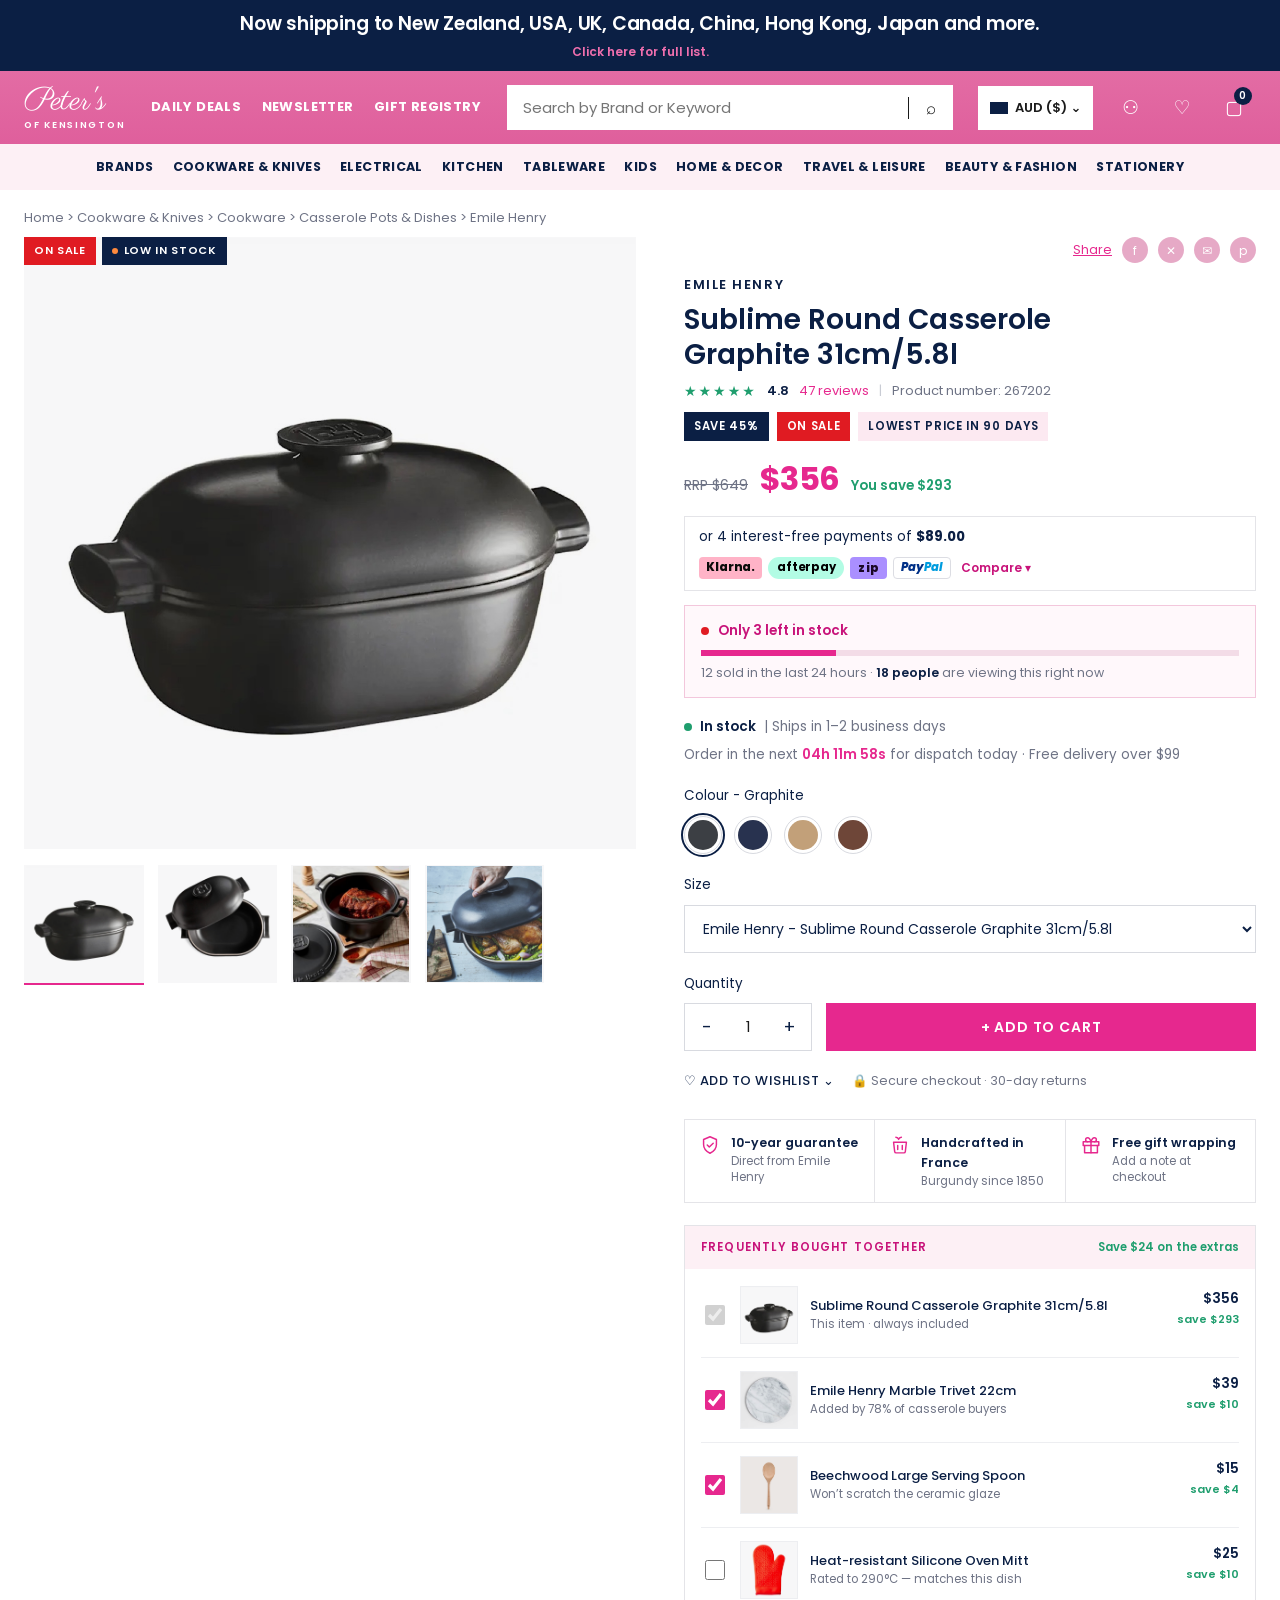
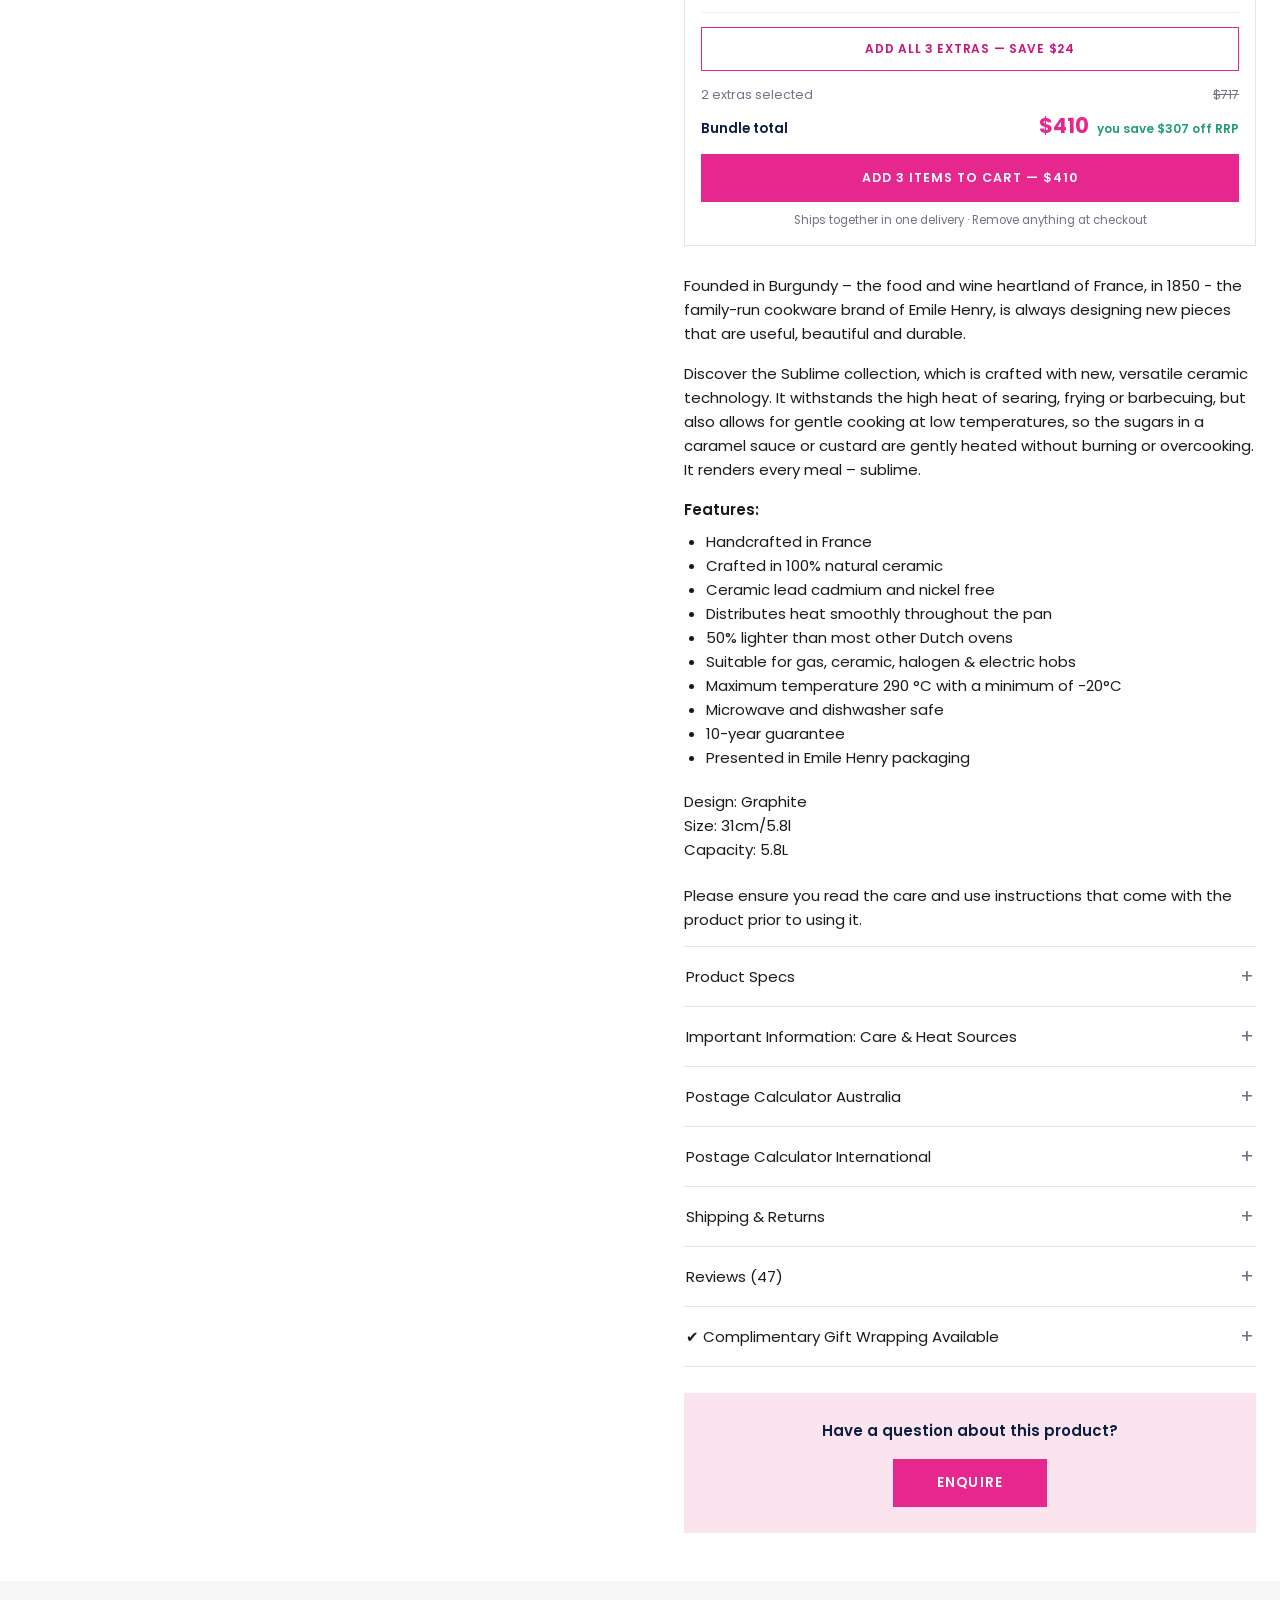
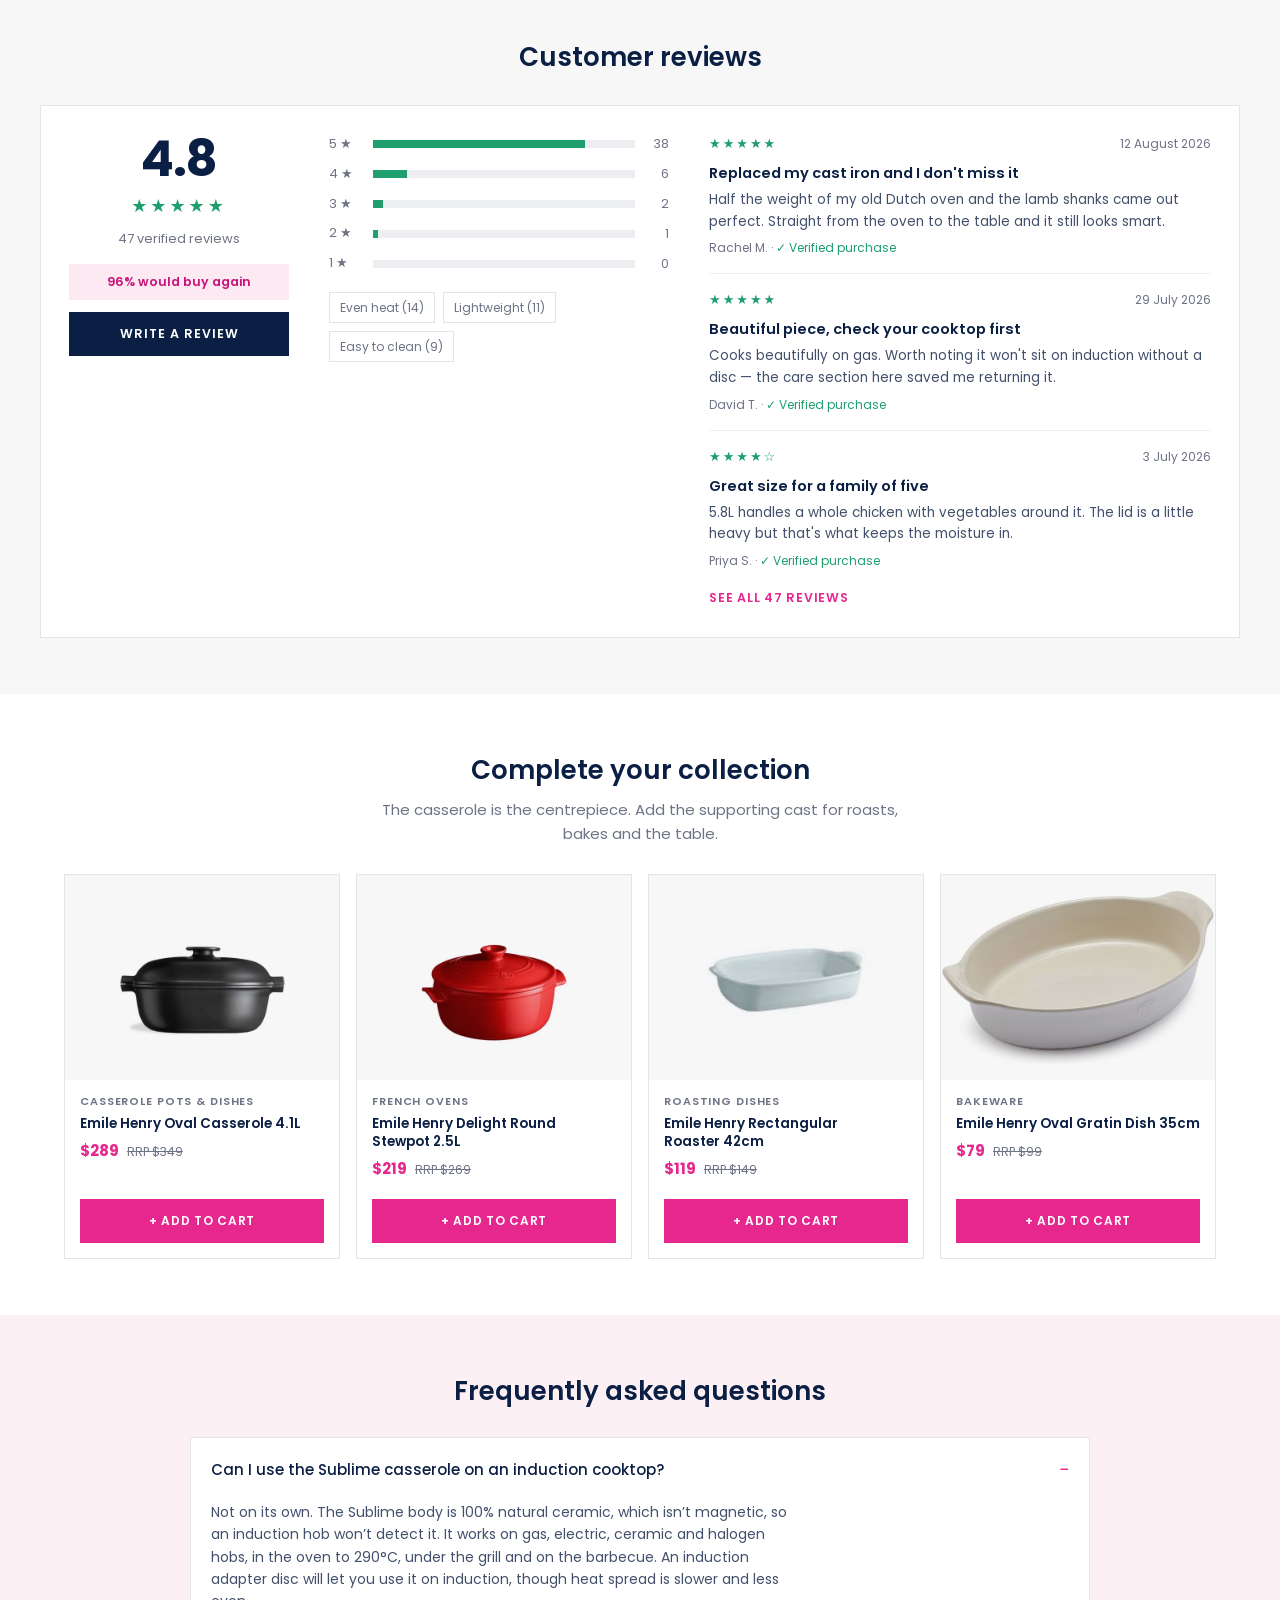
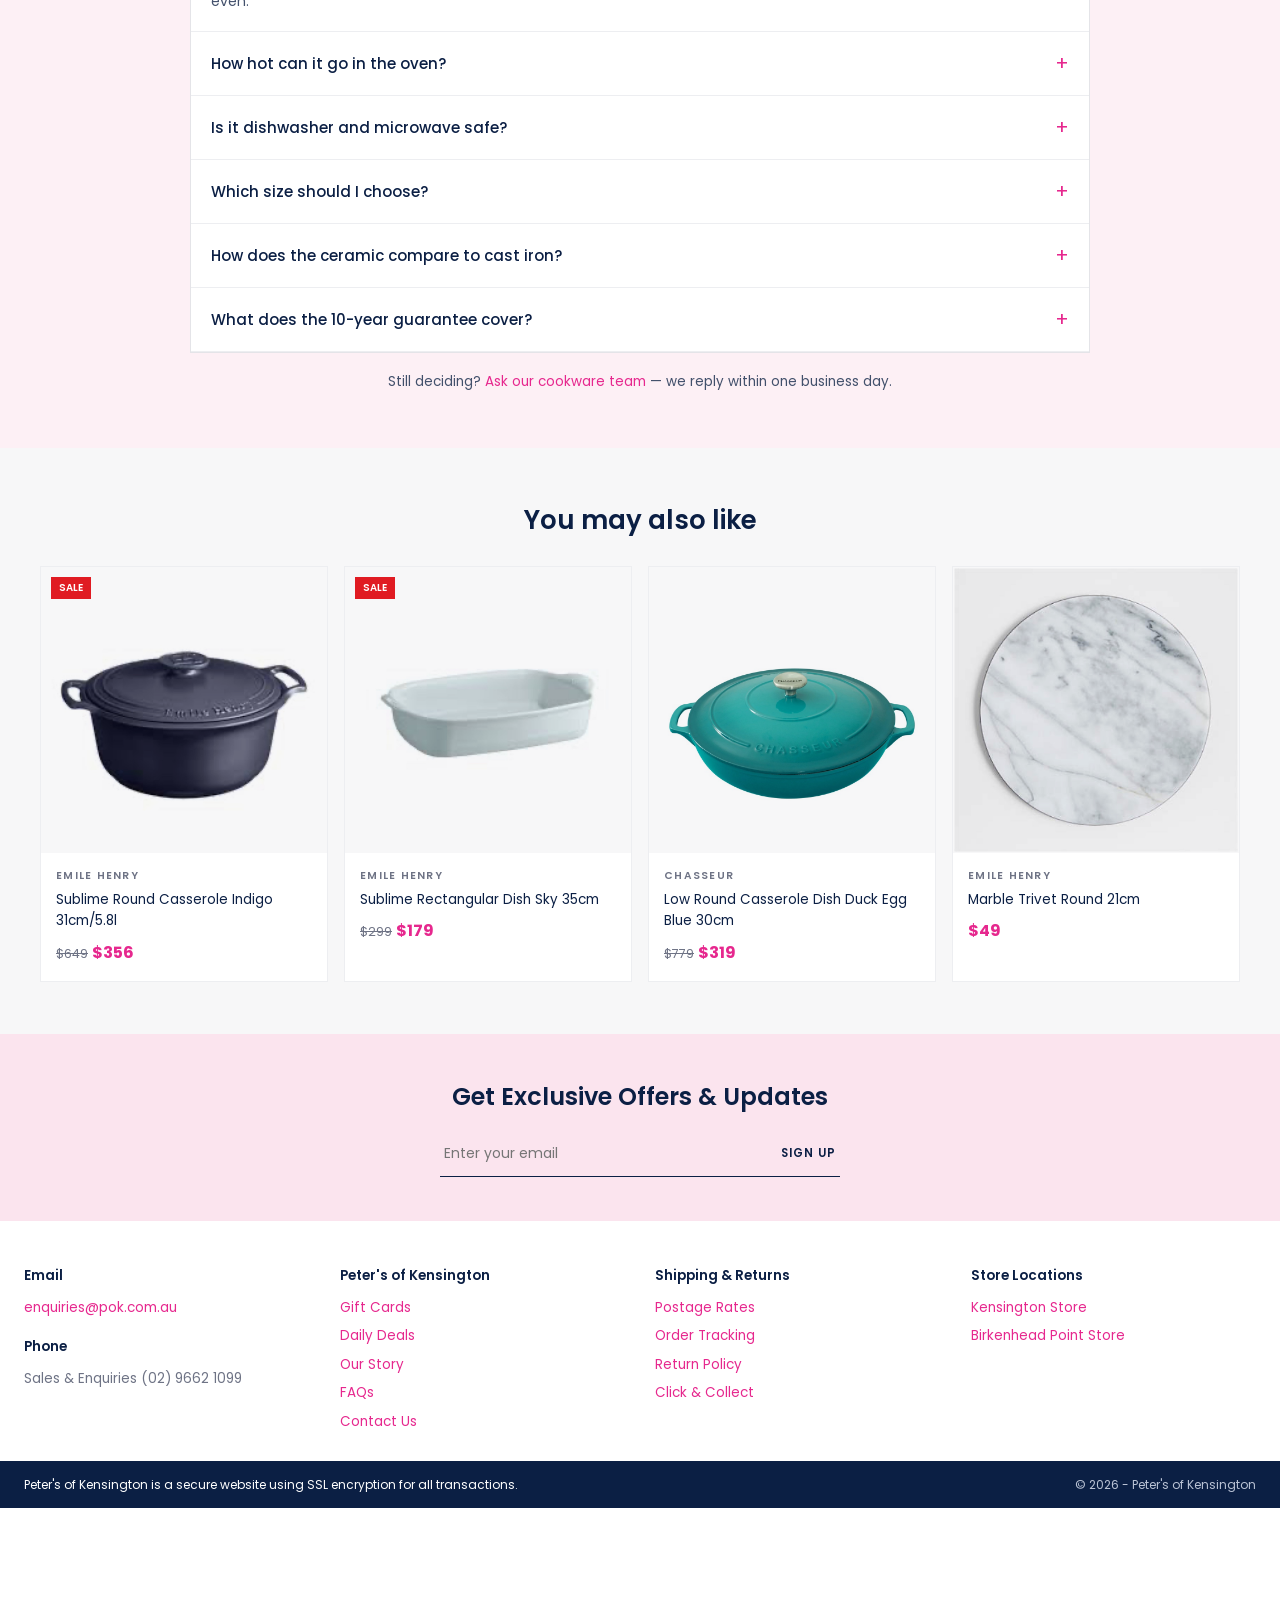
<file: index.html>
<!DOCTYPE html>
<html lang="en-AU">
<head>
<meta charset="utf-8">
<meta name="viewport" content="width=device-width, initial-scale=1">
<title>Emile Henry Sublime Round Casserole | Peter's of Kensington (draft PDP)</title>
<meta name="description" content="Design prototype: Peter's of Kensington product detail page with cart drawer.">
<!-- Design prototype: keep out of search engines -->
<meta name="robots" content="noindex, nofollow, noarchive, nosnippet, noimageindex">
<meta name="googlebot" content="noindex, nofollow, noarchive, nosnippet, noimageindex">
<link rel="preconnect" href="https://fonts.googleapis.com">
<link rel="preconnect" href="https://fonts.gstatic.com" crossorigin>
<link rel="stylesheet" href="https://fonts.googleapis.com/css2?family=Poppins:wght@300;400;500;600;700&amp;family=Parisienne&amp;display=swap">
<link rel="stylesheet" href="css/styles.css">
<script src="js/data.js" defer></script>
<script src="js/cart.js" defer></script>
<script src="js/pdp.js" defer></script>
</head>
<body>

<div class="page" id="page">

  <!-- 1. Shipping banner -->
  <div class="top-banner">
    <div class="top-banner__text">Now shipping to New Zealand, USA, UK, Canada, China, Hong Kong, Japan and more.</div>
    <a href="#" class="top-banner__link">Click here for full list.</a>
  </div>

  <!-- 2. Header -->
  <header class="site-header">
    <div class="site-header__inner">
      <button type="button" class="icon-btn menu-btn" id="menu-btn" aria-label="Open menu" aria-expanded="false" aria-controls="subnav">
        <span class="menu-btn__bars" aria-hidden="true"></span>
      </button>
      <a href="#" class="wordmark" aria-label="Peter's of Kensington home">
        <span class="wordmark__script">Peter's</span>
        <span class="wordmark__sub">OF KENSINGTON</span>
      </a>
      <nav class="header-links" aria-label="Promotions">
        <a href="#">Daily Deals</a><a href="#">Newsletter</a><a href="#">Gift Registry</a>
      </nav>
      <div class="search" role="search">
        <input class="search__input" type="search" placeholder="Search by Brand or Keyword" aria-label="Search by brand or keyword">
        <span class="search__sep" aria-hidden="true"></span>
        <button class="search__btn" type="button" aria-label="Search">⌕</button>
      </div>
      <div class="header-tools">
        <button class="currency" type="button" aria-label="Currency: Australian dollars"><span class="currency__flag" aria-hidden="true"></span>AUD ($) ⌄</button>
        <a href="#" class="icon-btn" aria-label="Account"><span class="icon-btn__glyph">⚇</span></a>
        <a href="#" class="icon-btn" aria-label="Wishlist"><span class="icon-btn__glyph">♡</span></a>
        <button type="button" id="cart-btn" class="icon-btn cart-btn" aria-label="Open cart, 0 items" aria-haspopup="dialog">
          <span class="icon-btn__glyph">▢<span class="cart-badge" id="cart-badge">0</span></span>
        </button>
      </div>
    </div>
  </header>

  <!-- 3. Category nav + breadcrumb -->
  <nav class="subnav" id="subnav" aria-label="Categories">
    <div class="subnav__inner">
      <a href="#">Brands</a><a href="#">Cookware &amp; Knives</a><a href="#">Electrical</a><a href="#">Kitchen</a><a href="#">Tableware</a><a href="#">Kids</a><a href="#">Home &amp; Decor</a><a href="#">Travel &amp; Leisure</a><a href="#">Beauty &amp; Fashion</a><a href="#">Stationery</a>
    </div>
  </nav>

  <nav class="breadcrumb" aria-label="Breadcrumb">
    <a href="#">Home</a> &gt; <a href="#">Cookware &amp; Knives</a> &gt; <a href="#">Cookware</a> &gt; <a href="#">Casserole Pots &amp; Dishes</a> &gt; <a href="#">Emile Henry</a>
  </nav>

  <main>

  <!-- 4. Product area -->
  <section class="pdp" aria-label="Product">

    <!-- Gallery -->
    <div class="pdp__gallery">
      <div class="gallery__hero media">
        <div class="ph" data-img="images/casserole-hero.jpg"><span class="ph__label">Sublime Round Casserole</span></div>
        <div class="gallery__badges">
          <span class="tag tag--sale">ON SALE</span>
          <span class="tag tag--navy tag--live"><span class="dot dot--orange" aria-hidden="true"></span>LOW IN STOCK</span>
        </div>
      </div>
      <div class="gallery__thumbs" role="group" aria-label="Product images">
        <button type="button" class="thumb media is-active" data-thumb="0" aria-label="View image: Front" aria-pressed="true"><div class="ph" data-img="images/casserole-front.jpg"><span class="ph__label">Front</span></div></button>
        <button type="button" class="thumb media" data-thumb="1" aria-label="View image: Interior" aria-pressed="false"><div class="ph" data-img="images/casserole-interior.jpg"><span class="ph__label">Interior</span></div></button>
        <button type="button" class="thumb media" data-thumb="2" aria-label="View image: Lid" aria-pressed="false"><div class="ph" data-img="images/casserole-lid.jpg"><span class="ph__label">Lid</span></div></button>
        <button type="button" class="thumb media" data-thumb="3" aria-label="View image: In use" aria-pressed="false"><div class="ph" data-img="images/casserole-in-use.jpg"><span class="ph__label">In use</span></div></button>
      </div>
    </div>

    <!-- Buy box -->
    <div class="pdp__buy">
      <!-- Head: on mobile this moves above the gallery (see CSS) -->
      <div class="buybox__head">
      <div class="share">
        <span class="share__label">Share</span>
        <a href="#" class="share__btn" aria-label="Share on Facebook">f</a>
        <a href="#" class="share__btn" aria-label="Share on X">✕</a>
        <a href="#" class="share__btn" aria-label="Share by email">✉</a>
        <a href="#" class="share__btn" aria-label="Share on Pinterest">p</a>
      </div>

      <div class="buybox__brand">Emile Henry</div>
      <h1 class="buybox__title" data-bind="title">Sublime Round Casserole Graphite 31cm/5.8l</h1>

      <div class="rating">
        <span class="stars" aria-hidden="true">★★★★★</span>
        <b>4.8</b>
        <a href="#reviews">47 reviews</a>
        <span class="rating__sep" aria-hidden="true">|</span>
        <span>Product number: 267202</span>
      </div>
      </div><!-- /.buybox__head -->

      <div class="buybox__body">

      <div class="badges">
        <span class="tag tag--navy tag--lg">SAVE <span data-bind="savePct">45</span>%</span>
        <span class="tag tag--sale tag--lg">ON SALE</span>
        <span class="tag tag--tint tag--lg">LOWEST PRICE IN 90 DAYS</span>
      </div>

      <div class="price">
        <span class="price__rrp">RRP $<span data-bind="rrp">649</span></span>
        <span class="price__now">$<span data-bind="price">356</span></span>
        <span class="price__save">You save $<span data-bind="saveAmt">293</span></span>
      </div>

      <!-- BNPL -->
      <div class="bnpl">
        <button type="button" class="bnpl__toggle" id="bnpl-toggle" aria-expanded="false" aria-controls="bnpl-panel">
          <span class="bnpl__text">or 4 interest-free payments of <b data-bind="instalment">$89.00</b></span>
          <span class="bnpl__chips">
            <span class="chip chip--klarna">Klarna.</span>
            <span class="chip chip--afterpay">afterpay</span>
            <span class="chip chip--zip">zip</span>
            <span class="chip chip--paypal"><span class="pp-blue">Pay</span><span class="pp-light">Pal</span></span>
            <span class="bnpl__label" data-bind="payLabel">Compare ▾</span>
          </span>
        </button>
        <div class="bnpl__panel" id="bnpl-panel" hidden>
          <div class="bnpl__cell">
            <span class="chip chip--lg chip--klarna">Klarna.</span>
            <span class="bnpl__main">4 payments of <b data-bind="instalment">$89.00</b></span>
            <span class="bnpl__sub">Excluding postage</span>
            <a href="#" class="bnpl__link">More info</a>
          </div>
          <div class="bnpl__cell">
            <span class="chip chip--lg chip--afterpay">afterpay</span>
            <span class="bnpl__main">4 payments of <b data-bind="instalment">$89.00</b></span>
            <span class="bnpl__sub">Excluding postage</span>
            <a href="#" class="bnpl__link">More info</a>
          </div>
          <div class="bnpl__cell">
            <span class="chip chip--lg chip--zip">zip</span>
            <span class="bnpl__main"><b>Pay nothing today</b></span>
            <span class="bnpl__sub">Buy now, pay later</span>
            <a href="#" class="bnpl__link">More info</a>
          </div>
          <div class="bnpl__cell">
            <span class="chip chip--lg chip--paypal"><span class="pp-blue">Pay</span><span class="pp-light">Pal</span></span>
            <span class="bnpl__main">Pay in 4 of <b data-bind="instalment">$89.00</b></span>
            <span class="bnpl__sub">Interest-free</span>
            <a href="#" class="bnpl__link">Learn more</a>
          </div>
        </div>
      </div>

      <!-- Stock + urgency -->
      <div class="stock">
        <div class="stock__title"><span class="dot dot--sale" aria-hidden="true"></span><span>Only <span data-bind="stock">3</span> left in stock</span></div>
        <div class="stock__bar"><div class="stock__fill" id="stock-fill"></div></div>
        <div class="stock__meta"><span data-bind="soldCopy">12 sold in the last 24 hours</span> · <b><span data-bind="viewers">18</span> people</b> are viewing this right now</div>
      </div>

      <div class="avail"><span class="dot dot--green" aria-hidden="true"></span><b>In stock</b><span>| Ships in 1–2 business days</span></div>
      <div class="dispatch">Order in the next <b data-bind="countdown">04h 12m 00s</b> for dispatch today · Free delivery over $99</div>

      <!-- Options -->
      <div class="field-label" id="colour-label">Colour - <span data-bind="colourName">Graphite</span></div>
      <div class="swatches" id="swatches" role="radiogroup" aria-labelledby="colour-label"></div>

      <label class="field-label" for="size-select">Size</label>
      <select class="select" id="size-select"></select>

      <div class="field-label" id="qty-label">Quantity</div>
      <div class="buy-row">
        <div class="qty" role="group" aria-labelledby="qty-label">
          <button type="button" class="qty__btn" id="qty-dec" aria-label="Decrease quantity">-</button>
          <span class="qty__value" id="qty-value" aria-live="polite" data-bind="qty">1</span>
          <button type="button" class="qty__btn" id="qty-inc" aria-label="Increase quantity">+</button>
        </div>
        <button type="button" class="btn add-btn" data-add="main" data-bind="cartLabel">+ Add to cart</button>
      </div>
      <div class="buy-extras">
        <button type="button" class="wish">♡ Add to wishlist ⌄</button>
        <span class="secure">🔒 Secure checkout · 30-day returns</span>
      </div>

      <!-- Trust strip -->
      <div class="trust">
        <div class="trust__item">
          <svg width="22" height="22" viewBox="0 0 24 24" fill="none" stroke="#E6288E" stroke-width="1.6" stroke-linecap="round" stroke-linejoin="round" aria-hidden="true"><path d="M12 3l7 3v5.5c0 4.3-2.9 7.6-7 9.5-4.1-1.9-7-5.2-7-9.5V6l7-3z"></path><path d="M9 12l2.2 2.2L15.5 10"></path></svg>
          <div><div class="trust__title">10-year guarantee</div><div class="trust__sub">Direct from Emile Henry</div></div>
        </div>
        <div class="trust__item">
          <svg width="22" height="22" viewBox="0 0 24 24" fill="none" stroke="#E6288E" stroke-width="1.6" stroke-linecap="round" stroke-linejoin="round" aria-hidden="true"><path d="M7.5 3.5c1.6 0 2.6 1 3 2.4.4-1.4 1.4-2.4 3-2.4"></path><path d="M5 9h14l-1.2 10.2a1.6 1.6 0 0 1-1.6 1.4H7.8a1.6 1.6 0 0 1-1.6-1.4L5 9z"></path><path d="M9.5 12.5v4.5M14.5 12.5v4.5"></path></svg>
          <div><div class="trust__title">Handcrafted in France</div><div class="trust__sub">Burgundy since 1850</div></div>
        </div>
        <div class="trust__item">
          <svg width="22" height="22" viewBox="0 0 24 24" fill="none" stroke="#E6288E" stroke-width="1.6" stroke-linecap="round" stroke-linejoin="round" aria-hidden="true"><path d="M3.5 8.5h17v4h-17z"></path><path d="M5 12.5v8h14v-8"></path><path d="M12 8.5v12"></path><path d="M12 8.5S10.8 4 8.4 4a2.2 2.2 0 0 0 0 4.5M12 8.5S13.2 4 15.6 4a2.2 2.2 0 0 1 0 4.5"></path></svg>
          <div><div class="trust__title">Free gift wrapping</div><div class="trust__sub">Add a note at checkout</div></div>
        </div>
      </div>

      <!-- Frequently bought together -->
      <section class="bundle" aria-labelledby="bundle-title">
        <div class="bundle__head">
          <h2 class="bundle__title" id="bundle-title">Frequently bought together</h2>
          <span class="bundle__max" data-bind="bundleMaxSave">Save $32 on the extras</span>
        </div>
        <div class="bundle__list" id="bundle-list"></div>
        <div class="bundle__foot">
          <button type="button" class="bundle__all" id="bundle-all" data-bind="selectAll">Clear all extras</button>
          <div class="bundle__line">
            <span class="bundle__count" data-bind="bundleCount">2 extras selected</span>
            <span class="bundle__rrp" data-bind="bundleRrp"></span>
          </div>
          <div class="bundle__line bundle__line--total">
            <span class="bundle__total-label">Bundle total</span>
            <span class="bundle__total"><span class="bundle__total-price" data-bind="bundleTotal">$410</span><span class="bundle__total-save" data-bind="bundleSaved"></span></span>
          </div>
          <button type="button" class="btn bundle__cta" data-add="bundle" data-bind="bundleCta">Add 3 items to cart</button>
          <p class="bundle__note">Ships together in one delivery · Remove anything at checkout</p>
        </div>
      </section>

      <!-- Description -->
      <p class="pdp-p pdp-p--first">Founded in Burgundy – the food and wine heartland of France, in 1850 - the family-run cookware brand of Emile Henry, is always designing new pieces that are useful, beautiful and durable.</p>
      <p class="pdp-p">Discover the Sublime collection, which is crafted with new, versatile ceramic technology. It withstands the high heat of searing, frying or barbecuing, but also allows for gentle cooking at low temperatures, so the sugars in a caramel sauce or custard are gently heated without burning or overcooking. It renders every meal – sublime.</p>

      <p class="pdp-h">Features:</p>
      <ul class="features">
        <li>Handcrafted in France</li>
        <li>Crafted in 100% natural ceramic</li>
        <li>Ceramic lead cadmium and nickel free</li>
        <li>Distributes heat smoothly throughout the pan</li>
        <li>50% lighter than most other Dutch ovens</li>
        <li>Suitable for gas, ceramic, halogen &amp; electric hobs</li>
        <li>Maximum temperature 290 °C with a minimum of -20°C</li>
        <li>Microwave and dishwasher safe</li>
        <li>10-year guarantee</li>
        <li>Presented in Emile Henry packaging</li>
      </ul>

      <div class="specs">
        <div>Design: <span data-bind="colourName">Graphite</span></div>
        <div>Size: <span data-bind="sizeShort">31cm/5.8l</span></div>
        <div>Capacity: <span data-bind="capacity">5.8L</span></div>
      </div>

      <p class="pdp-p pdp-p--tight">Please ensure you read the care and use instructions that come with the product prior to using it.</p>

      <div class="acc" id="accordion"></div>

      <div class="enquire">
        <div class="enquire__title">Have a question about this product?</div>
        <button type="button" class="btn enquire__btn">Enquire</button>
      </div>
      </div><!-- /.buybox__body -->
    </div>
  </section>

  <!-- 5. Reviews -->
  <section class="reviews" id="reviews" aria-labelledby="reviews-title">
    <div class="container">
      <h2 class="section-title section-title--lg" id="reviews-title">Customer reviews</h2>
      <div class="reviews__card">
        <div class="reviews__summary">
          <div class="reviews__score">4.8</div>
          <div class="reviews__stars" aria-hidden="true">★★★★★</div>
          <div class="reviews__count">47 verified reviews</div>
          <div class="reviews__again">96% would buy again</div>
          <button type="button" class="reviews__write">Write a review</button>
        </div>
        <div class="reviews__bars">
          <div class="bars">
            <div class="bar-row"><span class="bar-row__label">5 ★</span><span class="bar-row__track"><span class="bar-row__fill" style="width:81%"></span></span><span class="bar-row__n">38</span></div>
            <div class="bar-row"><span class="bar-row__label">4 ★</span><span class="bar-row__track"><span class="bar-row__fill" style="width:13%"></span></span><span class="bar-row__n">6</span></div>
            <div class="bar-row"><span class="bar-row__label">3 ★</span><span class="bar-row__track"><span class="bar-row__fill" style="width:4%"></span></span><span class="bar-row__n">2</span></div>
            <div class="bar-row"><span class="bar-row__label">2 ★</span><span class="bar-row__track"><span class="bar-row__fill" style="width:2%"></span></span><span class="bar-row__n">1</span></div>
            <div class="bar-row"><span class="bar-row__label">1 ★</span><span class="bar-row__track"></span><span class="bar-row__n">0</span></div>
          </div>
          <div class="pills">
            <span class="pill">Even heat (14)</span>
            <span class="pill">Lightweight (11)</span>
            <span class="pill">Easy to clean (9)</span>
          </div>
        </div>
        <div class="reviews__list">
          <article class="review">
            <div class="review__head"><span class="review__stars" aria-label="5 out of 5 stars">★★★★★</span><span class="review__date">12 August 2026</span></div>
            <div class="review__title">Replaced my cast iron and I don't miss it</div>
            <p class="review__body">Half the weight of my old Dutch oven and the lamb shanks came out perfect. Straight from the oven to the table and it still looks smart.</p>
            <div class="review__by">Rachel M. · <span class="review__verified">✓ Verified purchase</span></div>
          </article>
          <article class="review">
            <div class="review__head"><span class="review__stars" aria-label="5 out of 5 stars">★★★★★</span><span class="review__date">29 July 2026</span></div>
            <div class="review__title">Beautiful piece, check your cooktop first</div>
            <p class="review__body">Cooks beautifully on gas. Worth noting it won't sit on induction without a disc — the care section here saved me returning it.</p>
            <div class="review__by">David T. · <span class="review__verified">✓ Verified purchase</span></div>
          </article>
          <article class="review">
            <div class="review__head"><span class="review__stars" aria-label="4 out of 5 stars">★★★★☆</span><span class="review__date">3 July 2026</span></div>
            <div class="review__title">Great size for a family of five</div>
            <p class="review__body">5.8L handles a whole chicken with vegetables around it. The lid is a little heavy but that's what keeps the moisture in.</p>
            <div class="review__by">Priya S. · <span class="review__verified">✓ Verified purchase</span></div>
          </article>
          <a href="#" class="reviews__all">See all 47 reviews</a>
        </div>
      </div>
    </div>
  </section>

  <!-- 6. Complete your collection -->
  <section class="collection" id="collection" aria-labelledby="collection-title">
    <h2 class="section-title section-title--lg section-title--tight" id="collection-title">Complete your collection</h2>
    <p class="section-lead">The casserole is the centrepiece. Add the supporting cast for roasts, bakes and the table.</p>
    <div class="card-grid" id="collection-grid"></div>
  </section>

  <!-- 7. FAQ -->
  <section class="faq" id="faq" aria-labelledby="faq-title">
    <div class="faq__inner">
      <h2 class="section-title section-title--md" id="faq-title">Frequently asked questions</h2>
      <div class="faq__list" id="faq-list"></div>
      <div class="faq__more">Still deciding? <a href="#">Ask our cookware team</a> — we reply within one business day.</div>
    </div>
  </section>

  <!-- 8. You may also like -->
  <section class="related" aria-labelledby="related-title">
    <div class="container">
      <h2 class="section-title section-title--md" id="related-title">You may also like</h2>
      <div class="product-grid">
        <div class="pcard">
          <div class="pcard__media media"><div class="ph" data-img="images/related-1.jpg"><span class="ph__label">Product</span></div><span class="pcard__sale">SALE</span></div>
          <div class="pcard__body"><div class="pcard__brand">EMILE HENRY</div><div class="pcard__name">Sublime Round Casserole Indigo 31cm/5.8l</div><div><span class="pcard__rrp">$649</span> <span class="pcard__now">$356</span></div></div>
        </div>
        <div class="pcard">
          <div class="pcard__media media"><div class="ph" data-img="images/related-2.jpg"><span class="ph__label">Product</span></div><span class="pcard__sale">SALE</span></div>
          <div class="pcard__body"><div class="pcard__brand">EMILE HENRY</div><div class="pcard__name">Sublime Rectangular Dish Sky 35cm</div><div><span class="pcard__rrp">$299</span> <span class="pcard__now">$179</span></div></div>
        </div>
        <div class="pcard">
          <div class="pcard__media media"><div class="ph" data-img="images/related-3.jpg"><span class="ph__label">Product</span></div></div>
          <div class="pcard__body"><div class="pcard__brand">CHASSEUR</div><div class="pcard__name">Low Round Casserole Dish Duck Egg Blue 30cm</div><div><span class="pcard__rrp">$779</span> <span class="pcard__now">$319</span></div></div>
        </div>
        <div class="pcard">
          <div class="pcard__media media"><div class="ph" data-img="images/related-4.jpg"><span class="ph__label">Product</span></div></div>
          <div class="pcard__body"><div class="pcard__brand">EMILE HENRY</div><div class="pcard__name">Marble Trivet Round 21cm</div><div><span class="pcard__now">$49</span></div></div>
        </div>
      </div>
    </div>
  </section>

  </main>

  <!-- 9. Newsletter, footer, legal -->
  <section class="newsletter" aria-labelledby="newsletter-title">
    <h2 class="newsletter__title" id="newsletter-title">Get Exclusive Offers &amp; Updates</h2>
    <div class="newsletter__form">
      <input class="newsletter__input" type="email" placeholder="Enter your email" aria-label="Email address">
      <button type="button" class="newsletter__btn">Sign up</button>
    </div>
  </section>

  <footer class="site-footer">
    <div class="site-footer__inner">
      <div>
        <div class="footer__h">Email</div><a href="#">enquiries@pok.com.au</a>
        <div class="footer__h footer__h--spaced">Phone</div><div class="footer__muted">Sales &amp; Enquiries (02) 9662 1099</div>
      </div>
      <div><div class="footer__h">Peter's of Kensington</div><div class="footer__links"><a href="#">Gift Cards</a><a href="#">Daily Deals</a><a href="#">Our Story</a><a href="#">FAQs</a><a href="#">Contact Us</a></div></div>
      <div><div class="footer__h">Shipping &amp; Returns</div><div class="footer__links"><a href="#">Postage Rates</a><a href="#">Order Tracking</a><a href="#">Return Policy</a><a href="#">Click &amp; Collect</a></div></div>
      <div><div class="footer__h">Store Locations</div><div class="footer__links"><a href="#">Kensington Store</a><a href="#">Birkenhead Point Store</a></div></div>
    </div>
  </footer>
  <div class="legal">
    <span>Peter's of Kensington is a secure website using SSL encryption for all transactions.</span>
    <span class="legal__copy">© 2026 - Peter's of Kensington</span>
  </div>

  <!-- 10. Sticky buy bar -->
  <div class="sticky-bar" id="sticky-bar" hidden>
    <div class="sticky-bar__inner">
      <div class="sticky-bar__thumb media"><div class="ph ph--xs" data-img="images/casserole-hero.jpg"><span class="ph__label">Casserole</span></div></div>
      <div class="sticky-bar__info">
        <div class="sticky-bar__name" data-bind="title">Sublime Round Casserole Graphite 31cm/5.8l</div>
        <div class="sticky-bar__alert">Only <span data-bind="stock">3</span> left · <span data-bind="countdown">04h 12m 00s</span> to dispatch today</div>
      </div>
      <div class="sticky-bar__price"><span class="sticky-bar__rrp">$<span data-bind="rrp">649</span></span><span class="sticky-bar__now">$<span data-bind="price">356</span></span></div>
      <button type="button" class="btn sticky-bar__add" data-add="sticky" data-bind="cartLabel">+ Add to cart</button>
    </div>
  </div>

</div><!-- /.page -->

<!-- Cart drawer (option 2a). Rendered and driven by js/cart.js -->
<div class="drawer-overlay" id="drawer-overlay"></div>
<aside class="drawer" id="cart-drawer" role="dialog" aria-modal="true" aria-labelledby="drawer-title" aria-hidden="true" tabindex="-1">
  <div class="drawer__head">
    <h2 class="drawer__title" id="drawer-title">Your Cart (<span id="drawer-count">0</span>)</h2>
    <button type="button" class="drawer__close" id="drawer-close" aria-label="Close cart">✕</button>
  </div>
  <div class="drawer__body" id="drawer-body">
    <div class="drawer__lines" id="drawer-lines"></div>
    <div class="drawer__empty" id="drawer-empty" hidden>
      <div class="drawer__empty-title">Your cart is empty</div>
      <p class="drawer__empty-copy">Add something below, or close this and keep browsing.</p>
    </div>
    <section class="rail" aria-labelledby="rail-title">
      <div class="rail__head"><h3 class="rail__title" id="rail-title">Pairs well with your casserole</h3><span class="rail__hint" aria-hidden="true">Swipe →</span></div>
      <div class="rail__scroller hs" id="rail-scroller"></div>
    </section>
  </div>
  <div class="drawer__foot">
    <div class="drawer__subtotal"><span class="drawer__subtotal-label">Subtotal:</span><span class="drawer__subtotal-value"><span id="drawer-subtotal">$0</span> AUD</span></div>
    <button type="button" class="btn drawer__checkout" id="checkout-btn">Checkout now</button>
  </div>
  <div class="toast" id="toast" role="status" aria-live="polite"></div>
</aside>

</body>
</html>
</file>
<file: css/styles.css>
/* Peter's of Kensington draft PDP + cart drawer
   Tokens come from reference/Sublime Round Casserole PDP v4.dc.html.
   Fonts (Poppins 300-700, Parisienne) are loaded by <link> in index.html. */

:root {
  /* brand (CLAUDE.md token table) */
  --pink: #E6288E;
  --pink-dark: #C8137A;
  --navy: #0B1F44;
  --ink: #1A1A1A;
  --muted: #6E7385;
  --body-2: #42506B;
  --line: #E4E4E8;
  --line-2: #EDEEF1;
  --blush: #FDF0F5;
  --blush-2: #FBE4EE;
  --grey-bg: #F7F7F8;
  --drawer-bg: #F4F4F6;
  --sale: #E01B22;
  --green: #1F9E6E;

  /* extra shades used in the source but not in the token table */
  --pink-tint: #FCE9F1;
  --pink-border: #F3C7DC;
  --pink-wash: #FFF8FB;
  --pink-track: #F3DCE7;
  --pink-soft: #E6A9C6;
  --pink-light: #F06FAE;
  --header-1: #E36CA4;
  --header-2: #DF5F9C;
  --field-line: #D8DAE0;
  --divider: #C9CCD4;
  --chip-line: #DCDDE3;
  --legal-muted: #B9C2D4;
  --orange: #FF8A3D;

  /* type */
  --font-sans: Poppins, system-ui, -apple-system, "Segoe UI", sans-serif;
  --font-script: Parisienne, cursive;

  /* layout */
  --drawer-w: 420px;
}

/* ---------- base + resets ---------- */
*,
*::before,
*::after { box-sizing: border-box; }

html { -webkit-text-size-adjust: 100%; }

body {
  margin: 0;
  background: #fff;
  font-family: var(--font-sans);
  color: var(--ink);
  -webkit-font-smoothing: antialiased;
}

body.is-locked { overflow: hidden; padding-right: var(--sbw, 0); }

h1, h2, h3, h4, p { margin: 0; }
ul { margin: 0; padding: 0; }
img { display: block; max-width: 100%; }
table { border-collapse: collapse; }
select, button, input { font-family: inherit; }
button { cursor: pointer; }

a { color: var(--pink); text-decoration: none; }
a:hover { color: var(--navy); text-decoration: underline; }

[hidden] { display: none !important; }

:focus-visible { outline: 2px solid var(--navy); outline-offset: 2px; }

.sr-only {
  position: absolute;
  width: 1px;
  height: 1px;
  margin: -1px;
  padding: 0;
  overflow: hidden;
  clip: rect(0, 0, 0, 0);
  white-space: nowrap;
  border: 0;
}

@keyframes popIn { from { opacity: 0; transform: translateY(6px); } to { opacity: 1; transform: none; } }
@keyframes pulseDot { 0%, 100% { opacity: 1; } 50% { opacity: .3; } }

/* ---------- page wrapper ---------- */
.page { font-size: 15px; line-height: 1.6; padding-bottom: 92px; }
.container { max-width: 1200px; margin: 0 auto; }

/* ---------- buttons ---------- */
.btn {
  border: 0;
  background: var(--pink);
  color: #fff;
  font-weight: 600;
  text-transform: uppercase;
  letter-spacing: .06em;
  min-height: 44px;
  cursor: pointer;
}
.btn:hover { background: var(--pink-dark); }
.btn.is-added,
.btn.is-added:hover { background: var(--navy); }

/* ---------- image placeholders ---------- */
.media { position: relative; overflow: hidden; }
.ph {
  position: absolute;
  inset: 0;
  display: flex;
  align-items: center;
  justify-content: center;
  padding: 4px;
  background: var(--grey-bg);
  border: 1px solid var(--line);
  color: var(--muted);
  font-size: 12px;
  line-height: 1.3;
  text-align: center;
  overflow: hidden;
}
.ph--xs { font-size: 10px; padding: 2px; }
.ph img { width: 100%; height: 100%; object-fit: contain; }
.ph--loaded { border-color: transparent; padding: 0; }
/* product photos sit on white: multiply lets them blend into the grey image well */
.ph--loaded img { mix-blend-mode: multiply; }

/* ---------- shared bits ---------- */
.tag {
  display: inline-block;
  color: #fff;
  font-size: 11px;
  font-weight: 600;
  letter-spacing: .06em;
  padding: 5px 10px;
}
.tag--lg { font-size: 11.5px; }
.tag--sale { background: var(--sale); }
.tag--navy { background: var(--navy); }
.tag--tint { background: var(--pink-tint); color: var(--navy); }
.tag--live { display: inline-flex; align-items: center; gap: 6px; }

.dot { width: 8px; height: 8px; border-radius: 999px; display: inline-block; flex: 0 0 auto; }
.dot--sale { background: var(--sale); animation: pulseDot 1.4s ease-in-out infinite; }
.dot--green { background: var(--green); }
.dot--orange { width: 6px; height: 6px; background: var(--orange); animation: pulseDot 1.4s ease-in-out infinite; }

.section-title { font-weight: 600; color: var(--navy); text-align: center; }
.section-title--lg { font-size: 26px; margin: 0 0 26px; }
.section-title--tight { margin-bottom: 6px; }
.section-title--md { font-size: 26px; margin: 0 0 24px; }
.section-lead { margin: 0 auto 28px; color: var(--muted); text-align: center; max-width: 60ch; }

/* ---------- 1. banner ---------- */
.top-banner { background: var(--navy); color: #fff; text-align: center; padding: 9px 24px 8px; }
.top-banner__text { font-size: clamp(14px, 1.5vw, 19px); font-weight: 600; letter-spacing: -.01em; }
.top-banner__link { font-size: 12px; font-weight: 600; color: var(--pink-light); }

/* ---------- 2. header ---------- */
.site-header { background: #E06C9F; background: linear-gradient(var(--header-1), var(--header-2)); padding: 14px 24px; }
.site-header__inner {
  max-width: 1560px;
  margin: 0 auto;
  display: flex;
  align-items: center;
  gap: clamp(14px, 2vw, 34px);
  flex-wrap: wrap;
}
.wordmark { display: block; color: #fff; line-height: 1; }
.wordmark:hover { color: #fff; text-decoration: none; }
.wordmark__script { display: block; font-family: var(--font-script); font-size: 32px; letter-spacing: -.01em; }
.wordmark__sub { display: block; font-size: 9.5px; font-weight: 600; letter-spacing: .18em; margin-top: 2px; }

.header-links {
  display: flex;
  gap: clamp(12px, 1.6vw, 26px);
  flex-wrap: wrap;
  font-size: 13px;
  font-weight: 700;
  letter-spacing: .03em;
  text-transform: uppercase;
}
.header-links a { color: #fff; }

.search { flex: 1 1 300px; min-width: 220px; display: flex; align-items: center; background: #fff; }
.search:focus-within { outline: 2px solid var(--navy); outline-offset: 2px; }
.search__input {
  flex: 1;
  min-width: 0;
  border: 0;
  outline: none;
  padding: 11px 16px;
  font-size: 15px;
  color: var(--ink);
  background: transparent;
}
.search__sep { width: 1px; height: 22px; background: var(--ink); }
.search__btn { align-self: stretch; min-width: 44px; padding: 0 14px; border: 0; background: none; font-size: 17px; color: var(--ink); }

.header-tools { display: flex; align-items: center; gap: clamp(2px, .6vw, 10px); }
.currency {
  display: inline-flex;
  align-items: center;
  gap: 7px;
  min-height: 44px;
  margin-right: clamp(0px, .6vw, 8px);
  padding: 7px 12px;
  border: 0;
  background: #fff;
  color: var(--ink);
  font-size: 13px;
  font-weight: 600;
  white-space: nowrap;
}
.currency__flag { width: 18px; height: 12px; background: var(--navy); display: inline-block; }
.icon-btn {
  display: inline-flex;
  align-items: center;
  justify-content: center;
  min-width: 44px;
  min-height: 44px;
  padding: 0;
  border: 0;
  background: none;
  color: #fff;
  font-size: 19px;
  line-height: 1.6;
}
.icon-btn:hover { color: #fff; text-decoration: none; }

/* Hamburger: mobile only (see responsive section) */
.menu-btn { display: none; }
.menu-btn__bars,
.menu-btn__bars::before,
.menu-btn__bars::after { display: block; width: 24px; height: 2px; background: currentColor; border-radius: 2px; transition: transform .2s ease, opacity .2s ease; }
.menu-btn__bars { position: relative; }
.menu-btn__bars::before,
.menu-btn__bars::after { content: ""; position: absolute; left: 0; }
.menu-btn__bars::before { top: -7px; }
.menu-btn__bars::after { top: 7px; }
.menu-btn[aria-expanded="true"] .menu-btn__bars { background: transparent; }
.menu-btn[aria-expanded="true"] .menu-btn__bars::before { transform: translateY(7px) rotate(45deg); }
.menu-btn[aria-expanded="true"] .menu-btn__bars::after { transform: translateY(-7px) rotate(-45deg); }
.icon-btn__glyph { position: relative; display: inline-block; }
.cart-badge {
  position: absolute;
  top: -6px;
  right: -9px;
  min-width: 18px;
  height: 18px;
  display: inline-flex;
  align-items: center;
  justify-content: center;
  border-radius: 999px;
  background: var(--navy);
  color: #fff;
  font-size: 10px;
  font-weight: 600;
  line-height: 1;
}

/* ---------- 3. sub-nav + breadcrumb ---------- */
.subnav { background: var(--blush); padding: 13px 24px; }
.subnav__inner {
  max-width: 1560px;
  margin: 0 auto;
  display: flex;
  gap: clamp(10px, 1.5vw, 26px);
  justify-content: center;
  flex-wrap: wrap;
  font-size: 12.5px;
  font-weight: 700;
  letter-spacing: .03em;
  text-transform: uppercase;
}
.subnav__inner a { color: var(--navy); }
.breadcrumb { max-width: 1360px; margin: 0 auto; padding: 18px 24px 0; font-size: 13px; color: var(--muted); }
.breadcrumb a { color: var(--muted); }

/* ---------- 4. product area ---------- */
.pdp {
  max-width: 1360px;
  margin: 0 auto;
  padding: 8px 24px 48px;
  display: flex;
  gap: 48px;
  flex-wrap: wrap;
  align-items: flex-start;
}
.pdp__gallery { flex: 1 1 460px; min-width: 300px; }
.pdp__buy { flex: 1 1 420px; min-width: 310px; }

.gallery__hero { aspect-ratio: 1 / 1; width: 100%; overflow: visible; }
.gallery__badges { position: absolute; top: 0; left: 0; z-index: 1; display: flex; gap: 6px; flex-wrap: wrap; pointer-events: none; }
.gallery__thumbs { display: grid; grid-template-columns: repeat(4, minmax(0, 1fr)); gap: 14px; margin-top: 16px; max-width: 520px; }
.thumb { aspect-ratio: 1 / 1; min-width: 0; padding: 0; border: 0; border-bottom: 2px solid transparent; background: none; }
.thumb.is-active { border-bottom-color: var(--pink); }

.share { display: flex; justify-content: flex-end; gap: 10px; align-items: center; font-size: 12.5px; color: var(--muted); margin-bottom: 12px; }
.share__label { color: var(--pink); text-decoration: underline; }
.share__btn {
  width: 26px;
  height: 26px;
  display: inline-flex;
  align-items: center;
  justify-content: center;
  border-radius: 999px;
  background: var(--pink-soft);
  color: #fff;
  font-size: 12px;
}
.share__btn:hover { color: #fff; text-decoration: none; background: var(--pink); }

.buybox__brand { font-size: 13px; font-weight: 600; letter-spacing: .12em; text-transform: uppercase; color: var(--navy); }
.buybox__title { font-size: clamp(23px, 2.2vw, 28px); line-height: 1.25; font-weight: 600; color: var(--navy); margin: 6px 0 8px; text-wrap: pretty; }

.rating { display: flex; align-items: center; gap: 10px; flex-wrap: wrap; font-size: 13px; color: var(--muted); margin-bottom: 10px; }
.stars { color: var(--green); letter-spacing: 2px; font-size: 14px; }
.rating b { color: var(--navy); font-weight: 600; }
.rating__sep { color: var(--divider); }

.badges { display: flex; gap: 8px; margin-bottom: 12px; flex-wrap: wrap; }

.price { display: flex; align-items: baseline; gap: 12px; flex-wrap: wrap; }
.price__rrp { font-size: 14.5px; color: var(--muted); text-decoration: line-through; }
.price__now { font-size: 32px; font-weight: 700; color: var(--pink); letter-spacing: -.02em; }
.price__save { font-size: 13.5px; color: var(--green); font-weight: 600; }

/* BNPL */
.bnpl { margin-top: 12px; border: 1px solid var(--line); background: #fff; }
.bnpl__toggle {
  width: 100%;
  min-height: 44px;
  display: flex;
  align-items: center;
  justify-content: space-between;
  flex-wrap: wrap;
  gap: 10px 14px;
  padding: 11px 14px;
  border: 0;
  background: none;
  text-align: left;
}
.bnpl__text { font-size: 13.5px; color: var(--navy); line-height: 1.4; }
.bnpl__text b { font-weight: 700; }
.bnpl__chips { display: flex; align-items: center; gap: 6px; flex-wrap: wrap; }
.bnpl__label { margin-left: 4px; font-size: 12px; font-weight: 600; color: var(--pink-dark); white-space: nowrap; }
.chip { height: 22px; display: flex; align-items: center; }
.chip--klarna { padding: 0 7px; background: #FFB3C7; border-radius: 4px; font-size: 11.5px; font-weight: 800; color: #0A0B09; letter-spacing: -.01em; }
.chip--afterpay { padding: 0 9px; background: #B2FCE4; border-radius: 999px; font-size: 11.5px; font-weight: 700; color: #000; letter-spacing: -.02em; }
.chip--zip { padding: 0 8px; background: #AA8FFF; border-radius: 4px; font-size: 12px; font-weight: 800; color: #1A0826; letter-spacing: .02em; }
.chip--paypal { padding: 0 7px; background: #fff; border: 1px solid var(--chip-line); border-radius: 4px; font-size: 11.5px; font-weight: 800; font-style: italic; }
.chip--lg { height: 24px; }
.chip--lg.chip--klarna { padding: 0 8px; font-size: 12.5px; letter-spacing: 0; }
.chip--lg.chip--afterpay { padding: 0 10px; font-size: 12.5px; letter-spacing: 0; }
.chip--lg.chip--zip { padding: 0 9px; font-size: 13px; }
.chip--lg.chip--paypal { padding: 0 8px; font-size: 12.5px; }
.pp-blue { color: #003087; }
.pp-light { color: #009CDE; }

.bnpl__panel {
  display: grid;
  grid-template-columns: repeat(auto-fit, minmax(min(140px, 100%), 1fr));
  gap: 1px;
  background: var(--line-2);
  border-top: 1px solid var(--line-2);
}
.bnpl__cell { background: #fff; padding: 14px; display: flex; flex-direction: column; gap: 6px; align-items: flex-start; }
.bnpl__main { font-size: 13px; color: var(--navy); line-height: 1.4; }
.bnpl__sub { font-size: 11.5px; color: var(--muted); }
.bnpl__link { font-size: 12px; color: var(--navy); text-decoration: underline; }

/* stock + urgency */
.stock { margin: 14px 0 18px; border: 1px solid var(--pink-border); background: var(--pink-wash); padding: 14px 16px; }
.stock__title { display: flex; align-items: center; gap: 9px; font-size: 13.5px; font-weight: 600; color: var(--pink-dark); }
.stock__bar { height: 6px; background: var(--pink-track); margin: 9px 0 8px; }
.stock__fill { height: 6px; background: var(--pink); width: 25%; }
.stock__meta { font-size: 12.5px; color: var(--muted); line-height: 1.5; }
.stock__meta b { color: var(--navy); font-weight: 600; }
.avail { display: flex; align-items: center; gap: 8px; font-size: 13.5px; margin-bottom: 6px; }
.avail b { font-weight: 600; color: var(--navy); }
.avail span:last-child { color: var(--muted); }
.dispatch { font-size: 13.5px; color: var(--muted); margin-bottom: 20px; }
.dispatch b { color: var(--pink); font-weight: 600; }

/* options */
.field-label { display: block; font-size: 13.5px; color: var(--navy); margin-bottom: 9px; }
.swatches { display: flex; gap: 12px; margin-bottom: 20px; }
.swatch { position: relative; width: 38px; height: 38px; padding: 3px; border-radius: 999px; border: 1px solid var(--field-line); background: #fff; }
.swatch::after { content: ""; position: absolute; inset: -4px; border-radius: 999px; } /* 46px hit area */
.swatch.is-selected::before { content: ""; position: absolute; inset: -4px; border: 2px solid var(--navy); border-radius: 999px; }
.swatch__dot { display: block; width: 100%; height: 100%; border-radius: 999px; }

.select {
  width: 100%;
  min-height: 44px;
  margin-bottom: 20px;
  padding: 12px 14px;
  border: 1px solid var(--field-line);
  border-radius: 0;
  background: #fff;
  font-size: 14px;
  color: var(--navy);
}

.buy-row { display: flex; gap: 14px; align-items: stretch; flex-wrap: wrap; }
.qty { display: flex; align-items: center; border: 1px solid var(--field-line); }
.qty__btn { width: 44px; height: 46px; border: 0; background: #fff; font-size: 17px; color: var(--navy); }
.qty__value { width: 38px; text-align: center; font-size: 15px; }
.add-btn { flex: 1 1 240px; min-height: 46px; font-size: 14px; }

.buy-extras { display: flex; gap: 18px; flex-wrap: wrap; align-items: center; margin-top: 8px; }
.wish { min-height: 44px; padding: 0; border: 0; background: none; color: var(--navy); font-size: 13px; font-weight: 500; letter-spacing: .04em; text-transform: uppercase; }
.secure { font-size: 12.5px; color: var(--muted); }

.trust {
  display: grid;
  grid-template-columns: repeat(auto-fit, minmax(min(150px, 100%), 1fr));
  gap: 1px;
  margin-top: 16px;
  background: var(--line);
  border: 1px solid var(--line);
}
.trust__item { background: #fff; padding: 13px 14px; display: flex; gap: 10px; align-items: flex-start; }
.trust__item svg { flex: 0 0 auto; margin-top: 1px; }
.trust__title { font-size: 12.5px; font-weight: 600; color: var(--navy); }
.trust__sub { font-size: 11.5px; color: var(--muted); line-height: 1.4; }

/* bundle */
.bundle { margin-top: 22px; border: 1px solid var(--line); }
.bundle__head { background: var(--blush); padding: 12px 16px; display: flex; justify-content: space-between; align-items: center; gap: 12px; flex-wrap: wrap; }
.bundle__title { font-size: 11.5px; font-weight: 600; letter-spacing: .1em; text-transform: uppercase; color: var(--pink-dark); }
.bundle__max { font-size: 11.5px; font-weight: 600; color: var(--green); }
.bundle__list { padding: 4px 16px 0; }
.bundle__row { display: flex; gap: 12px; align-items: flex-start; padding: 13px 0; border-bottom: 1px solid var(--line-2); }
.bundle__label { display: flex; align-items: center; gap: 12px; flex: 1 1 auto; min-width: 0; cursor: pointer; }
.bundle__label.is-locked { cursor: default; }
.bundle__check { width: 20px; height: 20px; flex: 0 0 auto; accent-color: var(--pink); cursor: pointer; }
.bundle__check:disabled { cursor: default; }
.bundle__thumb { flex: 0 0 auto; width: 58px; height: 58px; display: block; border: 1px solid var(--line-2); background: var(--grey-bg); }
.bundle__thumb .ph { border: 0; font-size: 10.5px; }
.bundle__info { min-width: 0; display: flex; flex-direction: column; gap: 3px; }
.bundle__name { font-size: 13px; font-weight: 500; color: var(--navy); line-height: 1.35; text-wrap: pretty; }
.bundle__meta { font-size: 11.5px; color: var(--muted); line-height: 1.35; }
.bundle__prices { flex: 0 0 auto; display: flex; flex-direction: column; gap: 2px; padding-top: 2px; text-align: right; }
.bundle__price { font-size: 13.5px; font-weight: 600; color: var(--navy); }
.bundle__save { font-size: 11px; font-weight: 600; color: var(--green); }
.bundle__foot { padding: 14px 16px 16px; }
.bundle__all {
  width: 100%;
  min-height: 44px;
  border: 1px solid var(--pink);
  background: #fff;
  color: var(--pink-dark);
  font-size: 12px;
  font-weight: 600;
  letter-spacing: .06em;
  text-transform: uppercase;
}
.bundle__all:hover { background: var(--blush); }
.bundle__line { display: flex; justify-content: space-between; align-items: baseline; gap: 12px; flex-wrap: wrap; margin-top: 14px; font-size: 12.5px; color: var(--muted); }
.bundle__rrp { text-decoration: line-through; }
.bundle__line--total { margin-top: 4px; }
.bundle__total-label { font-size: 13.5px; font-weight: 600; color: var(--navy); }
.bundle__total { display: flex; align-items: baseline; gap: 8px; }
.bundle__total-price { font-size: 21px; font-weight: 700; color: var(--pink); }
.bundle__total-save { font-size: 12px; font-weight: 600; color: var(--green); }
.bundle__cta { margin-top: 12px; width: 100%; min-height: 48px; font-size: 12.5px; letter-spacing: .08em; }
.bundle__note { margin: 10px 0 0; font-size: 11.5px; color: var(--muted); line-height: 1.5; text-align: center; }

/* description */
.pdp-p { margin: 0 0 16px; color: var(--ink); }
.pdp-p--first { margin-top: 28px; }
.pdp-p--tight { margin-bottom: 14px; }
.pdp-h { margin: 0 0 8px; font-weight: 600; }
.features { margin: 0 0 20px; padding-left: 22px; color: var(--ink); }
.specs { margin-bottom: 22px; color: var(--ink); }

/* accordions */
.acc { border-top: 1px solid var(--line); }
.acc__item { border-bottom: 1px solid var(--line); }
.acc__btn {
  width: 100%;
  min-height: 44px;
  display: flex;
  justify-content: space-between;
  align-items: center;
  gap: 16px;
  padding: 15px 2px;
  border: 0;
  background: none;
  text-align: left;
  color: var(--ink);
  font-size: 15px;
}
.acc__sign { flex: 0 0 auto; font-size: 19px; color: var(--muted); }
.acc__body { padding: 0 2px 18px; font-size: 14px; color: var(--body-2); line-height: 1.65; }

.enquire { margin-top: 26px; background: var(--blush-2); padding: 26px 20px; text-align: center; }
.enquire__title { margin-bottom: 16px; font-size: 15px; font-weight: 600; color: var(--navy); }
.enquire__btn { padding: 14px 44px; font-size: 13.5px; letter-spacing: .08em; }

/* ---------- 5. reviews ---------- */
.reviews { background: var(--grey-bg); padding: 56px 24px; }
.reviews__card { background: #fff; border: 1px solid var(--line); padding: 28px; display: flex; gap: 40px; flex-wrap: wrap; align-items: flex-start; }
.reviews__summary { flex: 0 1 220px; min-width: 200px; text-align: center; }
.reviews__score { font-size: 50px; font-weight: 700; line-height: 1; color: var(--navy); letter-spacing: -.03em; }
.reviews__stars { margin: 8px 0; color: var(--green); letter-spacing: 3px; font-size: 18px; }
.reviews__count { font-size: 13px; color: var(--muted); }
.reviews__again { margin-top: 14px; padding: 8px; background: var(--pink-tint); color: var(--pink-dark); font-size: 12.5px; font-weight: 600; }
.reviews__write {
  width: 100%;
  min-height: 44px;
  margin-top: 12px;
  padding: 12px;
  border: 0;
  background: var(--navy);
  color: #fff;
  font-size: 12.5px;
  font-weight: 600;
  letter-spacing: .08em;
  text-transform: uppercase;
}
.reviews__bars { flex: 1 1 260px; min-width: 230px; max-width: 340px; }
.bar-row { display: flex; align-items: center; gap: 12px; margin-bottom: 9px; }
.bars .bar-row:last-child { margin-bottom: 0; }
.bar-row__label { width: 32px; font-size: 13px; color: var(--muted); }
.bar-row__track { flex: 1; height: 8px; background: var(--line-2); }
.bar-row__fill { display: block; height: 8px; background: var(--green); }
.bar-row__n { width: 22px; text-align: right; font-size: 12.5px; color: var(--muted); }
.pills { margin-top: 18px; display: flex; gap: 8px; flex-wrap: wrap; }
.pill { padding: 5px 10px; border: 1px solid var(--line); font-size: 12px; color: var(--muted); }
.reviews__list { flex: 1 1 380px; min-width: 280px; }
.review { margin-bottom: 16px; padding-bottom: 16px; border-bottom: 1px solid var(--line-2); }
.review:last-of-type { margin-bottom: 0; padding-bottom: 0; border-bottom: 0; }
.review__head { display: flex; justify-content: space-between; gap: 12px; flex-wrap: wrap; }
.review__stars { color: var(--green); letter-spacing: 2px; font-size: 13px; }
.review__date { font-size: 12px; color: var(--muted); }
.review__title { margin: 7px 0 4px; font-weight: 600; font-size: 14.5px; color: var(--navy); }
.review__body { margin: 0 0 6px; font-size: 13.5px; color: var(--body-2); }
.review__by { font-size: 12px; color: var(--muted); }
.review__verified { color: var(--green); }
.reviews__all { display: inline-block; margin-top: 18px; font-size: 12.5px; font-weight: 600; letter-spacing: .06em; text-transform: uppercase; }

/* ---------- 6. collection ---------- */
.collection { max-width: 1200px; margin: 0 auto; padding: 56px 24px; }
.card-grid { display: grid; grid-template-columns: repeat(auto-fit, minmax(min(200px, 100%), 1fr)); gap: 16px; }
.card { display: flex; flex-direction: column; border: 1px solid var(--line); background: #fff; }
.card:hover { border-color: var(--pink); }
.card__media { display: block; aspect-ratio: 4 / 3; min-width: 0; }
.card__body { flex: 1; display: flex; flex-direction: column; gap: 4px; padding: 13px 15px 15px; }
.card__cat { font-size: 11px; font-weight: 600; letter-spacing: .08em; text-transform: uppercase; color: var(--muted); }
.card__name { font-size: 13.5px; font-weight: 600; color: var(--navy); line-height: 1.35; text-wrap: pretty; }
.card__prices { display: flex; gap: 8px; align-items: baseline; margin-top: 2px; }
.card__price { font-size: 15px; font-weight: 700; color: var(--pink); }
.card__rrp { font-size: 12px; color: var(--muted); text-decoration: line-through; }
.card__spacer { flex: 1; min-height: 10px; }
.card__add { width: 100%; font-size: 12px; }

/* ---------- 7. FAQ ---------- */
.faq { background: var(--blush); padding: 56px 24px; }
.faq__inner { max-width: 900px; margin: 0 auto; }
.faq__list { background: #fff; border: 1px solid var(--line); }
.faq__item { border-bottom: 1px solid var(--line-2); }
.faq__btn {
  width: 100%;
  min-height: 44px;
  display: flex;
  justify-content: space-between;
  align-items: center;
  gap: 16px;
  padding: 17px 20px;
  border: 0;
  background: none;
  text-align: left;
  color: var(--navy);
}
.faq__q { font-size: 15px; font-weight: 500; }
.faq__sign { flex: 0 0 auto; font-size: 19px; color: var(--pink); }
.faq__a { padding: 0 20px 18px; font-size: 14px; color: var(--body-2); max-width: 70ch; }
.faq__more { margin-top: 18px; text-align: center; font-size: 13.5px; color: var(--body-2); }

/* ---------- 8. you may also like ---------- */
.related { background: var(--grey-bg); padding: 52px 24px; }
.product-grid { display: grid; grid-template-columns: repeat(auto-fit, minmax(min(215px, 100%), 1fr)); gap: 16px; }
.pcard { background: #fff; border: 1px solid var(--line-2); }
.pcard__media { aspect-ratio: 1 / 1; min-width: 0; }
.pcard__sale { position: absolute; top: 10px; left: 10px; z-index: 1; padding: 3px 8px; background: var(--sale); color: #fff; font-size: 10px; font-weight: 600; pointer-events: none; }
.pcard__body { padding: 15px; }
.pcard__brand { font-size: 10.5px; font-weight: 600; letter-spacing: .12em; color: var(--muted); }
.pcard__name { margin: 4px 0 8px; font-size: 13.5px; color: var(--navy); }
.pcard__rrp { font-size: 12.5px; color: var(--muted); text-decoration: line-through; }
.pcard__now { color: var(--pink); font-weight: 700; font-size: 16px; }

/* ---------- 9. newsletter, footer, legal ---------- */
.newsletter { background: var(--blush-2); padding: 44px 24px; text-align: center; }
.newsletter__title { margin: 0 0 16px; font-size: 24px; font-weight: 600; color: var(--navy); }
.newsletter__form { max-width: 400px; margin: 0 auto; display: flex; border-bottom: 1px solid var(--navy); }
.newsletter__input { flex: 1; min-width: 0; padding: 10px 4px; border: 0; outline: none; background: transparent; font-size: 14px; color: var(--navy); }
.newsletter__form:focus-within { outline: 2px solid var(--navy); outline-offset: 2px; }
.newsletter__btn { min-height: 44px; padding: 0 4px 0 12px; border: 0; background: none; color: var(--navy); font-size: 11.5px; font-weight: 600; letter-spacing: .09em; text-transform: uppercase; }

.site-footer { padding: 44px 24px 28px; }
.site-footer__inner { max-width: 1360px; margin: 0 auto; display: grid; grid-template-columns: repeat(auto-fit, minmax(min(200px, 100%), 1fr)); gap: 30px; font-size: 13.5px; }
.footer__h { margin-bottom: 10px; font-weight: 600; color: var(--navy); }
.footer__h--spaced { margin-top: 18px; }
.footer__links { display: grid; gap: 7px; }
.footer__muted { color: var(--muted); }
.legal { display: flex; justify-content: space-between; gap: 16px; flex-wrap: wrap; padding: 14px 24px; background: var(--navy); color: #fff; font-size: 12px; }
.legal__copy { color: var(--legal-muted); }

/* ---------- 10. sticky buy bar ---------- */
.sticky-bar {
  position: fixed;
  left: 0;
  right: 0;
  bottom: 0;
  z-index: 50;
  background: #fff;
  border-top: 1px solid var(--line);
  box-shadow: 0 -6px 22px rgba(11, 31, 68, .12);
  animation: popIn .18s ease;
}
.sticky-bar__inner { max-width: 1360px; margin: 0 auto; padding: 10px 24px; display: flex; align-items: center; gap: 16px; flex-wrap: wrap; }
.sticky-bar__thumb { width: 50px; height: 50px; flex: 0 0 auto; border: 1px solid var(--line-2); }
.sticky-bar__thumb .ph { border: 0; }
.sticky-bar__info { flex: 1 1 180px; min-width: 140px; }
.sticky-bar__name { font-size: 13px; font-weight: 500; line-height: 1.3; color: var(--navy); }
.sticky-bar__alert { font-size: 12px; font-weight: 600; color: var(--sale); }
.sticky-bar__price { display: flex; align-items: baseline; gap: 8px; }
.sticky-bar__rrp { font-size: 12.5px; color: var(--muted); text-decoration: line-through; }
.sticky-bar__now { font-size: 20px; font-weight: 700; color: var(--pink); }
.sticky-bar__add { flex: 0 1 210px; font-size: 12.5px; letter-spacing: .08em; }

/* ---------- cart drawer (option 2a) ---------- */
.drawer-overlay {
  position: fixed;
  inset: 0;
  z-index: 100;
  background: rgba(11, 31, 68, .45);
  opacity: 0;
  visibility: hidden;
  transition: opacity .28s ease-out, visibility 0s linear .28s;
}
.drawer {
  position: fixed;
  top: 0;
  right: 0;
  bottom: 0;
  z-index: 101;
  width: var(--drawer-w);
  max-width: 100%;
  display: flex;
  flex-direction: column;
  background: var(--drawer-bg);
  box-shadow: 0 10px 34px rgba(11, 31, 68, .16);
  transform: translateX(100%);
  visibility: hidden;
  transition: transform .28s ease-out, visibility 0s linear .28s;
}
.drawer:focus { outline: none; }
body.is-cart-open .drawer-overlay { opacity: 1; visibility: visible; transition: opacity .28s ease-out, visibility 0s linear 0s; }
body.is-cart-open .drawer { transform: none; visibility: visible; transition: transform .28s ease-out, visibility 0s linear 0s; }

.drawer__head { flex: 0 0 auto; display: flex; justify-content: space-between; align-items: center; padding: 20px 22px; background: #fff; }
.drawer__title { font-size: 21px; font-weight: 600; color: var(--navy); }
.drawer__close { width: 44px; height: 44px; margin: -10px -10px -10px 0; border: 0; background: none; color: var(--navy); font-size: 22px; }
.drawer__body { flex: 1 1 auto; min-height: 0; overflow-y: auto; overscroll-behavior: contain; }

.drawer__lines { display: flex; flex-direction: column; gap: 12px; padding: 16px 18px 4px; }
.drawer__lines:empty { display: none; }
.line { position: relative; display: flex; gap: 14px; padding: 14px; background: #fff; }
.line__media { flex: 0 0 84px; height: 84px; background: var(--grey-bg); }
.line__info { flex: 1; min-width: 0; display: flex; flex-direction: column; gap: 2px; }
.line__brand { padding-right: 22px; font-size: 14px; font-weight: 600; color: var(--navy); }
.line__name { font-size: 13.5px; color: var(--ink); line-height: 1.4; }
.line__row { display: flex; justify-content: space-between; align-items: center; margin-top: 8px; }
.line__qty { display: flex; align-items: center; background: var(--line-2); }
.line__qty-btn { width: 28px; text-align: center; color: var(--muted); user-select: none; }
.line__qty-val { width: 34px; height: 34px; display: flex; align-items: center; justify-content: center; background: #fff; border: 1px solid #DDD; font-size: 15px; }
.line__price { font-size: 15px; font-weight: 600; color: var(--pink); }
.line__remove { position: absolute; top: 2px; right: 2px; width: 44px; height: 44px; border: 0; background: none; color: var(--pink); font-size: 17px; }

.drawer__empty { margin: 16px 18px 4px; padding: 26px 18px; background: #fff; text-align: center; }
.drawer__empty-title { font-size: 15px; font-weight: 600; color: var(--navy); }
.drawer__empty-copy { margin-top: 4px; font-size: 13px; color: var(--muted); }

.rail { display: flex; flex-direction: column; gap: 10px; padding: 14px 0 16px; }
.rail__head { display: flex; justify-content: space-between; align-items: baseline; padding: 0 18px; }
.rail__title { font-size: 14px; font-weight: 600; color: var(--navy); }
.rail__hint { font-size: 12px; color: var(--muted); }
.hs { display: flex; gap: 10px; padding: 0 18px; scroll-padding: 0 18px; overflow-x: auto; scrollbar-width: none; scroll-snap-type: x mandatory; -webkit-overflow-scrolling: touch; }
.hs::-webkit-scrollbar { display: none; }
.rcard { flex: 0 0 140px; scroll-snap-align: start; display: flex; flex-direction: column; background: #fff; }
.rcard__media { height: 104px; background: var(--grey-bg); }
.rcard__tag {
  position: absolute;
  top: 6px;
  left: 6px;
  z-index: 1;
  padding: 3px 6px;
  background: var(--navy);
  color: #fff;
  font-size: 9.5px;
  font-weight: 600;
  letter-spacing: .05em;
  text-transform: uppercase;
}
.rcard__body { flex: 1; display: flex; flex-direction: column; gap: 3px; padding: 9px 10px 10px; }
.rcard__brand { font-size: 11px; font-weight: 600; color: var(--muted); }
.rcard__name { font-size: 12.5px; color: var(--navy); line-height: 1.35; text-wrap: pretty; }
.rcard__prices { display: flex; gap: 6px; align-items: baseline; }
.rcard__price { font-size: 13.5px; font-weight: 600; color: var(--pink); }
.rcard__rrp { font-size: 11px; color: var(--muted); text-decoration: line-through; }
.rcard__spacer { flex: 1; min-height: 6px; }
.rcard__btn {
  min-height: 44px;
  border: 1px solid var(--pink);
  background: #fff;
  color: var(--pink-dark);
  font-size: 11.5px;
  font-weight: 600;
  letter-spacing: .05em;
  text-transform: uppercase;
}
.rcard__btn.is-added { background: var(--navy); border-color: var(--navy); color: #fff; }

.drawer__foot { flex: 0 0 auto; display: flex; flex-direction: column; gap: 12px; padding: 16px 22px 18px; background: #fff; }
.drawer__subtotal { display: flex; justify-content: space-between; align-items: baseline; }
.drawer__subtotal-label { font-size: 14px; }
.drawer__subtotal-value { font-size: 19px; font-weight: 600; color: var(--navy); }
.drawer__checkout { min-height: 48px; font-size: 14px; }

.toast {
  position: absolute;
  left: 50%;
  bottom: 104px;
  z-index: 2;
  max-width: calc(100% - 32px);
  padding: 11px 18px;
  background: var(--navy);
  color: #fff;
  font-size: 13px;
  text-align: center;
  opacity: 0;
  visibility: hidden;
  transform: translate(-50%, 8px);
  transition: opacity .2s ease, transform .2s ease, visibility 0s linear .2s;
  pointer-events: none;
}
.toast.is-visible { opacity: 1; visibility: visible; transform: translate(-50%, 0); transition-delay: 0s; }

/* ---------- responsive ---------- */
@media (max-width: 900px) {
  .pdp { gap: 32px; }
  .reviews__card { gap: 28px; }
}

/* Mobile: category menu behind the hamburger, title above the gallery */
@media (max-width: 768px) {
  .menu-btn { display: inline-flex; margin-left: -10px; }
  .subnav { display: none; padding-top: 4px; padding-bottom: 4px; border-bottom: 1px solid var(--pink-border); }
  .subnav.is-open { display: block; }
  .subnav__inner { flex-direction: column; flex-wrap: nowrap; gap: 0; font-size: 14px; }
  .subnav__inner a { display: block; padding: 12px 0; border-bottom: 1px solid var(--pink-border); }
  .subnav__inner a:last-child { border-bottom: 0; }

  .pdp { flex-direction: column; flex-wrap: nowrap; align-items: stretch; gap: 0; }
  .pdp__buy { display: contents; }
  .buybox__head { order: 1; margin-bottom: 16px; }
  .pdp__gallery { order: 2; margin-bottom: 24px; }
  .buybox__body { order: 3; }
  .pdp__gallery, .buybox__head, .buybox__body { min-width: 0; flex-basis: auto; }
}

@media (max-width: 480px) {
  .site-header { padding: 12px 16px; }
  .site-header__inner { gap: 10px 14px; }
  .header-links { order: 3; flex-basis: 100%; gap: 6px 16px; font-size: 12px; }
  .header-tools { margin-left: auto; }
  .search { order: 4; flex: 1 1 100%; min-width: 0; }
  .currency { display: none; }

  .subnav, .reviews, .faq, .newsletter, .related, .site-footer, .legal { padding-left: 16px; padding-right: 16px; }
  .breadcrumb, .pdp, .collection { padding-left: 16px; padding-right: 16px; }
  .pdp__gallery, .pdp__buy { min-width: 0; }
  .reviews__card { padding: 20px 16px; }
  .reviews__bars { max-width: none; }

  .sticky-bar__inner { padding: 8px 16px; gap: 10px; flex-wrap: nowrap; }
  .sticky-bar__thumb, .sticky-bar__rrp { display: none; }
  .sticky-bar__info { flex: 1 1 0; min-width: 0; }
  .sticky-bar__name { font-size: 12px; display: -webkit-box; -webkit-line-clamp: 2; line-clamp: 2; -webkit-box-orient: vertical; overflow: hidden; }
  .sticky-bar__alert { font-size: 11px; white-space: nowrap; overflow: hidden; text-overflow: ellipsis; }
  .sticky-bar__now { font-size: 17px; }
  .sticky-bar__add { flex: 0 0 auto; padding: 0 12px; font-size: 11.5px; letter-spacing: .05em; }

  .drawer { width: 100%; }
}

@media (prefers-reduced-motion: reduce) {
  .drawer, .drawer-overlay, .toast { transition-duration: 0s; transition-delay: 0s; }
  .sticky-bar { animation: none; }
  .dot--sale, .dot--orange { animation: none; }
}
</file>
